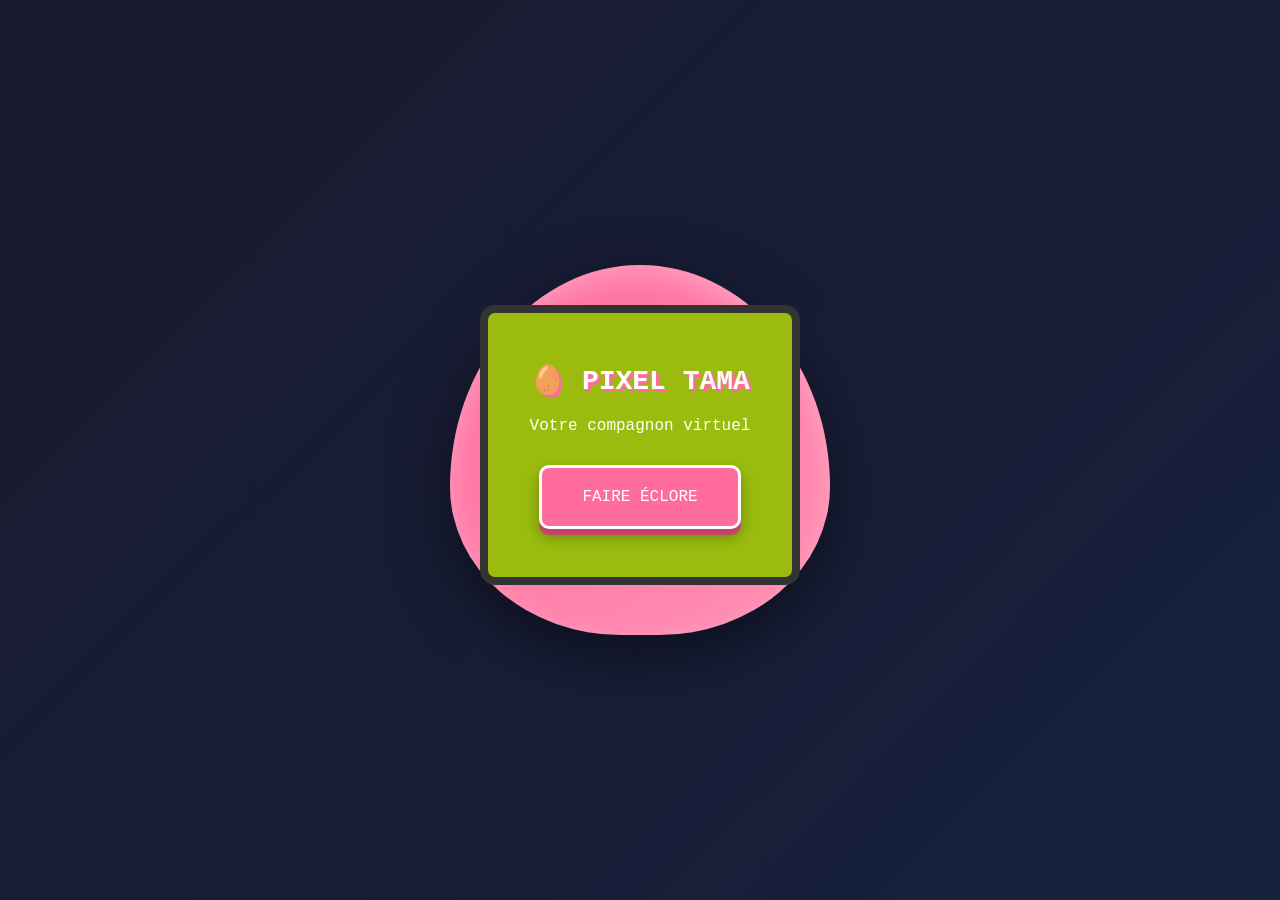
<file: index.html>
<!DOCTYPE html>
<html lang="fr">
<head>
    <meta charset="UTF-8">
    <meta name="viewport" content="width=device-width, initial-scale=1.0">
    <title>Pixel Tamagotchi</title>
    <style>
        * { margin: 0; padding: 0; box-sizing: border-box; }
        body {
            font-family: 'Courier New', monospace;
            background: linear-gradient(135deg, #1a1a2e 0%, #16213e 100%);
            min-height: 100vh;
            display: flex;
            justify-content: center;
            align-items: center;
            color: white;
        }
        .device {
            background: linear-gradient(145deg, #ff6b9d, #ff8fb3);
            border-radius: 50% 50% 45% 45% / 60% 60% 40% 40%;
            padding: 40px 30px 50px;
            width: 380px;
            box-shadow: 0 20px 60px rgba(0,0,0,0.5), inset 0 10px 30px rgba(255,255,255,0.3);
        }
        .screen {
            background: #9bbc0f;
            border: 8px solid #333;
            border-radius: 15px;
            width: 100%;
            height: 280px;
            position: relative;
            overflow: hidden;
        }
        #game-canvas {
            width: 100%;
            height: 100%;
            display: block;
        }
        .stats {
            display: grid;
            grid-template-columns: repeat(5, 1fr);
            gap: 5px;
            margin: 15px 0;
            padding: 10px;
            background: rgba(0,0,0,0.8);
            border-radius: 10px;
        }
        .stat {
            text-align: center;
            font-size: 10px;
        }
        .stat-bar {
            height: 8px;
            background: #333;
            border-radius: 4px;
            margin-top: 3px;
            overflow: hidden;
        }
        .stat-fill {
            height: 100%;
            background: #4aff4a;
            border-radius: 4px;
            transition: width 0.3s;
        }
        .stat-fill.low { background: #ff4a4a; }
        .stat-fill.mid { background: #ffd700; }
        .controls {
            display: grid;
            grid-template-columns: repeat(3, 1fr);
            gap: 10px;
            margin-top: 15px;
        }
        .btn {
            background: linear-gradient(145deg, #f0f0f0, #d0d0d0);
            border: none;
            border-radius: 50%;
            width: 70px;
            height: 70px;
            cursor: pointer;
            font-size: 24px;
            box-shadow: 0 4px 0 #999, 0 6px 10px rgba(0,0,0,0.2);
            transition: all 0.1s;
        }
        .btn:active {
            transform: translateY(4px);
            box-shadow: 0 1px 0 #999, 0 2px 5px rgba(0,0,0,0.2);
        }
        .btn-label {
            font-size: 8px;
            color: #333;
            display: block;
            margin-top: 2px;
        }
        .start-screen {
            text-align: center;
            padding: 50px 20px;
        }
        .start-screen h1 {
            font-size: 28px;
            margin-bottom: 20px;
            text-shadow: 3px 3px 0 #ff6b9d;
        }
        .start-btn {
            background: #ff6b9d;
            color: white;
            border: 3px solid white;
            padding: 20px 40px;
            font-size: 16px;
            font-family: inherit;
            cursor: pointer;
            border-radius: 10px;
            margin-top: 30px;
            box-shadow: 0 6px 0 #c44569, 0 8px 15px rgba(0,0,0,0.3);
        }
        .start-btn:active {
            transform: translateY(4px);
            box-shadow: 0 2px 0 #c44569, 0 4px 8px rgba(0,0,0,0.3);
        }
        .hidden { display: none !important; }
        .info-bar {
            display: flex;
            justify-content: space-between;
            padding: 10px;
            background: rgba(0,0,0,0.8);
            color: white;
            font-size: 10px;
            margin-top: 10px;
            border-radius: 5px;
        }
    </style>
</head>
<body>
    <div class="device">
        <!-- Écran de démarrage -->
        <div id="start-screen" class="screen start-screen">
            <h1>🥚 PIXEL TAMA</h1>
            <p>Votre compagnon virtuel</p>
            <button class="start-btn" onclick="startGame()">FAIRE ÉCLORE</button>
        </div>

        <!-- Écran de jeu -->
        <div id="game-screen" class="screen hidden">
            <canvas id="game-canvas" width="300" height="220"></canvas>
        </div>

        <!-- Stats -->
        <div id="stats-bar" class="stats hidden">
            <div class="stat">❤️<div class="stat-bar"><div id="health" class="stat-fill" style="width:100%"></div></div></div>
            <div class="stat">🍗<div class="stat-bar"><div id="hunger" class="stat-fill" style="width:50%"></div></div></div>
            <div class="stat">😊<div class="stat-bar"><div id="happy" class="stat-fill" style="width:50%"></div></div></div>
            <div class="stat">⚡<div class="stat-bar"><div id="energy" class="stat-fill" style="width:80%"></div></div></div>
            <div class="stat">✨<div class="stat-bar"><div id="clean" class="stat-fill" style="width:100%"></div></div></div>
        </div>

        <!-- Info -->
        <div id="info-bar" class="info-bar hidden">
            <span id="name">Bébé</span>
            <span id="stage">👶 Bébé</span>
            <span id="age">Jour 1</span>
        </div>

        <!-- Contrôles -->
        <div id="controls" class="controls hidden">
            <button class="btn" onclick="feed()">🍗<span class="btn-label">MANGER</span></button>
            <button class="btn" onclick="play()">🎮<span class="btn-label">JOUER</span></button>
            <button class="btn" onclick="toggleSleep()">😴<span class="btn-label">DORMIR</span></button>
            <button class="btn" onclick="clean()">🧹<span class="btn-label">NETTOYER</span></button>
            <button class="btn" onclick="heal()">💊<span class="btn-label">SOIGNER</span></button>
            <button class="btn" onclick="reset()">🔄<span class="btn-label">RESET</span></button>
        </div>
    </div>

<script>
// État du jeu
let state = {
    stage: 'egg', // egg, baby, child, teen, adult
    health: 100,
    hunger: 0,
    happiness: 50,
    energy: 80,
    cleanliness: 100,
    isSleeping: false,
    isSick: false,
    age: 0,
    poop: 0
};

let gameInterval;
let renderInterval;

// Sprites Pixel Art (grilles de couleurs)
const sprites = {
    egg: [
        [0,0,1,1,1,1,0,0],
        [0,1,2,2,2,2,1,0],
        [1,2,3,3,3,3,2,1],
        [1,2,3,3,3,3,2,1],
        [1,2,3,3,3,3,2,1],
        [1,2,2,3,3,2,2,1],
        [0,1,2,2,2,2,1,0],
        [0,0,1,1,1,1,0,0]
    ],
    baby: {
        normal: [
            [0,0,1,1,1,0,0],
            [0,1,2,2,2,1,0],
            [1,2,1,2,1,2,1],
            [1,2,2,2,2,2,1],
            [1,2,2,2,2,2,1],
            [0,1,2,2,2,1,0],
            [0,0,1,1,1,0,0]
        ],
        happy: [
            [0,0,1,1,1,0,0],
            [0,1,2,2,2,1,0],
            [1,2,1,2,1,2,1],
            [1,2,1,2,1,2,1],
            [1,2,2,2,2,2,1],
            [0,1,2,2,2,1,0],
            [0,0,1,1,1,0,0]
        ],
        sleep: [
            [0,0,1,1,1,0,0],
            [0,1,2,2,2,1,0],
            [1,2,2,2,2,2,1],
            [1,2,2,2,2,2,1],
            [1,2,2,2,2,2,1],
            [0,1,2,2,2,1,0],
            [0,0,1,1,1,0,0]
        ]
    },
    child: {
        normal: [
            [0,0,1,1,1,1,0,0],
            [0,1,2,2,2,2,1,0],
            [1,2,1,2,2,1,2,1],
            [1,2,2,2,2,2,2,1],
            [1,2,2,2,2,2,2,1],
            [1,2,2,2,2,2,2,1],
            [0,1,2,2,2,2,1,0],
            [0,0,1,1,1,1,0,0]
        ]
    },
    poop: [
        [0,1,1,0],
        [1,2,2,1],
        [1,2,2,1],
        [0,1,1,0]
    ]
};

// Couleurs
const palette = {
    0: null, // transparent
    1: '#0f380f', // noir
    2: '#8bac0f', // vert clair
    3: '#9bbc0f', // vert très clair
    4: '#306230'  // vert foncé
};

const stageColors = {
    egg: { 2: '#8bac0f', 3: '#9bbc0f' },
    baby: { 2: '#ff6b9d', 3: '#ffb8d0' }, // rose
    child: { 2: '#4aff4a', 3: '#8aff8a' }, // vert
    teen: { 2: '#4a9eff', 3: '#8abeff' }, // bleu
    adult: { 2: '#ffd700', 3: '#ffea70' } // or
};

// Démarrer le jeu
function startGame() {
    document.getElementById('start-screen').classList.add('hidden');
    document.getElementById('game-screen').classList.remove('hidden');
    document.getElementById('stats-bar').classList.remove('hidden');
    document.getElementById('info-bar').classList.remove('hidden');
    document.getElementById('controls').classList.remove('hidden');
    
    state.stage = 'baby';
    state.health = 100;
    state.hunger = 20;
    state.happiness = 70;
    state.energy = 90;
    
    // Démarrer les boucles
    gameInterval = setInterval(updateGame, 1000);
    renderInterval = setInterval(render, 100);
    
    render();
}

// Mise à jour du jeu
function updateGame() {
    if (state.isSleeping) {
        state.energy = Math.min(100, state.energy + 5);
        state.hunger = Math.min(100, state.hunger + 1);
    } else {
        state.hunger = Math.min(100, state.hunger + 2);
        state.happiness = Math.max(0, state.happiness - 1);
        state.energy = Math.max(0, state.energy - 1);
    }
    
    // Caca aléatoire
    if (state.hunger > 50 && Math.random() < 0.1 && state.poop < 4) {
        state.poop++;
        state.cleanliness = Math.max(0, state.cleanliness - 25);
    }
    
    // Maladie
    if (state.poop > 0 && Math.random() < 0.05) {
        state.isSick = true;
        state.health -= 5;
    }
    
    // Évolution
    state.age++;
    if (state.age === 30) state.stage = 'child';
    if (state.age === 60) state.stage = 'teen';
    if (state.age === 120) state.stage = 'adult';
    
    // Mort
    if (state.health <= 0) {
        state.stage = 'dead';
    }
    
    updateUI();
}

// Mise à jour UI
function updateUI() {
    document.getElementById('health').style.width = state.health + '%';
    document.getElementById('hunger').style.width = (100 - state.hunger) + '%';
    document.getElementById('happy').style.width = state.happiness + '%';
    document.getElementById('energy').style.width = state.energy + '%';
    document.getElementById('clean').style.width = state.cleanliness + '%';
    
    // Couleurs des barres
    setBarColor('health', state.health);
    setBarColor('hunger', 100 - state.hunger);
    setBarColor('happy', state.happiness);
    setBarColor('energy', state.energy);
    setBarColor('clean', state.cleanliness);
    
    document.getElementById('stage').textContent = getStageEmoji() + ' ' + getStageName();
    document.getElementById('age').textContent = 'Jour ' + Math.floor(state.age / 10 + 1);
}

function setBarColor(id, value) {
    const bar = document.getElementById(id);
    bar.className = 'stat-fill';
    if (value < 30) bar.classList.add('low');
    else if (value < 60) bar.classList.add('mid');
}

function getStageEmoji() {
    const emojis = { egg: '🥚', baby: '👶', child: '🧒', teen: '👦', adult: '👤', dead: '💀' };
    return emojis[state.stage] || '👶';
}

function getStageName() {
    const names = { egg: 'Oeuf', baby: 'Bébé', child: 'Enfant', teen: 'Ado', adult: 'Adulte', dead: 'Mort' };
    return names[state.stage] || 'Bébé';
}

// Rendu Canvas
function render() {
    const canvas = document.getElementById('game-canvas');
    if (!canvas) return;
    
    const ctx = canvas.getContext('2d');
    
    // Fond
    ctx.fillStyle = state.isSleeping ? '#1a1a2e' : '#9bbc0f';
    ctx.fillRect(0, 0, 300, 220);
    
    if (state.stage === 'dead') {
        ctx.fillStyle = '#fff';
        ctx.font = '60px Arial';
        ctx.textAlign = 'center';
        ctx.fillText('💀', 150, 120);
        ctx.font = '16px Arial';
        ctx.fillText('RIP', 150, 160);
        return;
    }
    
    // Dessiner le sprite
    let sprite;
    if (state.stage === 'egg') {
        sprite = sprites.egg;
    } else if (state.stage === 'baby') {
        sprite = state.isSleeping ? sprites.baby.sleep : 
                 state.happiness > 70 ? sprites.baby.happy : sprites.baby.normal;
    } else {
        sprite = sprites.child.normal;
    }
    
    // Position centrée
    const scale = 16;
    const offsetX = (300 - sprite[0].length * scale) / 2;
    const offsetY = (220 - sprite.length * scale) / 2;
    
    // Animation bounce
    const bounce = state.isSleeping ? 0 : Math.sin(Date.now() / 300) * 5;
    
    // Palette de couleurs selon le stade
    const colors = stageColors[state.stage] || stageColors.baby;
    const localPalette = { ...palette, ...colors };
    
    // Dessiner le sprite pixel par pixel
    for (let y = 0; y < sprite.length; y++) {
        for (let x = 0; x < sprite[y].length; x++) {
            const colorIndex = sprite[y][x];
            if (colorIndex !== 0 && localPalette[colorIndex]) {
                ctx.fillStyle = localPalette[colorIndex];
                ctx.fillRect(
                    offsetX + x * scale,
                    offsetY + y * scale + bounce,
                    scale,
                    scale
                );
            }
        }
    }
    
    // Dessiner les cacas
    const poopScale = 12;
    for (let i = 0; i < state.poop; i++) {
        const poopX = 20 + (i * 30);
        const poopY = 180;
        
        for (let y = 0; y < sprites.poop.length; y++) {
            for (let x = 0; x < sprites.poop[y].length; x++) {
                const colorIndex = sprites.poop[y][x];
                if (colorIndex !== 0) {
                    ctx.fillStyle = palette[colorIndex];
                    ctx.fillRect(poopX + x * poopScale, poopY + y * poopScale, poopScale, poopScale);
                }
            }
        }
    }
    
    // Zzz si dort
    if (state.isSleeping) {
        ctx.fillStyle = '#fff';
        ctx.font = '20px Arial';
        ctx.fillText('Zzz...', 220, 50);
    }
    
    // État
    if (state.isSick) {
        ctx.fillStyle = '#ff4a4a';
        ctx.font = '14px Arial';
        ctx.fillText('🤢 Malade', 150, 30);
    }
}

// Actions
function feed() {
    if (state.isSleeping) return;
    state.hunger = Math.max(0, state.hunger - 30);
    state.happiness = Math.min(100, state.happiness + 5);
    render();
}

function play() {
    if (state.isSleeping || state.energy < 20) return;
    state.happiness = Math.min(100, state.happiness + 20);
    state.energy -= 15;
    state.hunger += 10;
    render();
}

function toggleSleep() {
    state.isSleeping = !state.isSleeping;
    render();
}

function clean() {
    if (state.poop > 0) {
        state.poop = 0;
        state.cleanliness = 100;
        state.happiness += 10;
        render();
    }
}

function heal() {
    if (state.isSick) {
        state.isSick = false;
        state.health = Math.min(100, state.health + 30);
        render();
    }
}

function reset() {
    clearInterval(gameInterval);
    clearInterval(renderInterval);
    location.reload();
}

// Démarrer le rendu initial
render();
</script>
</body>
</html>
</file>
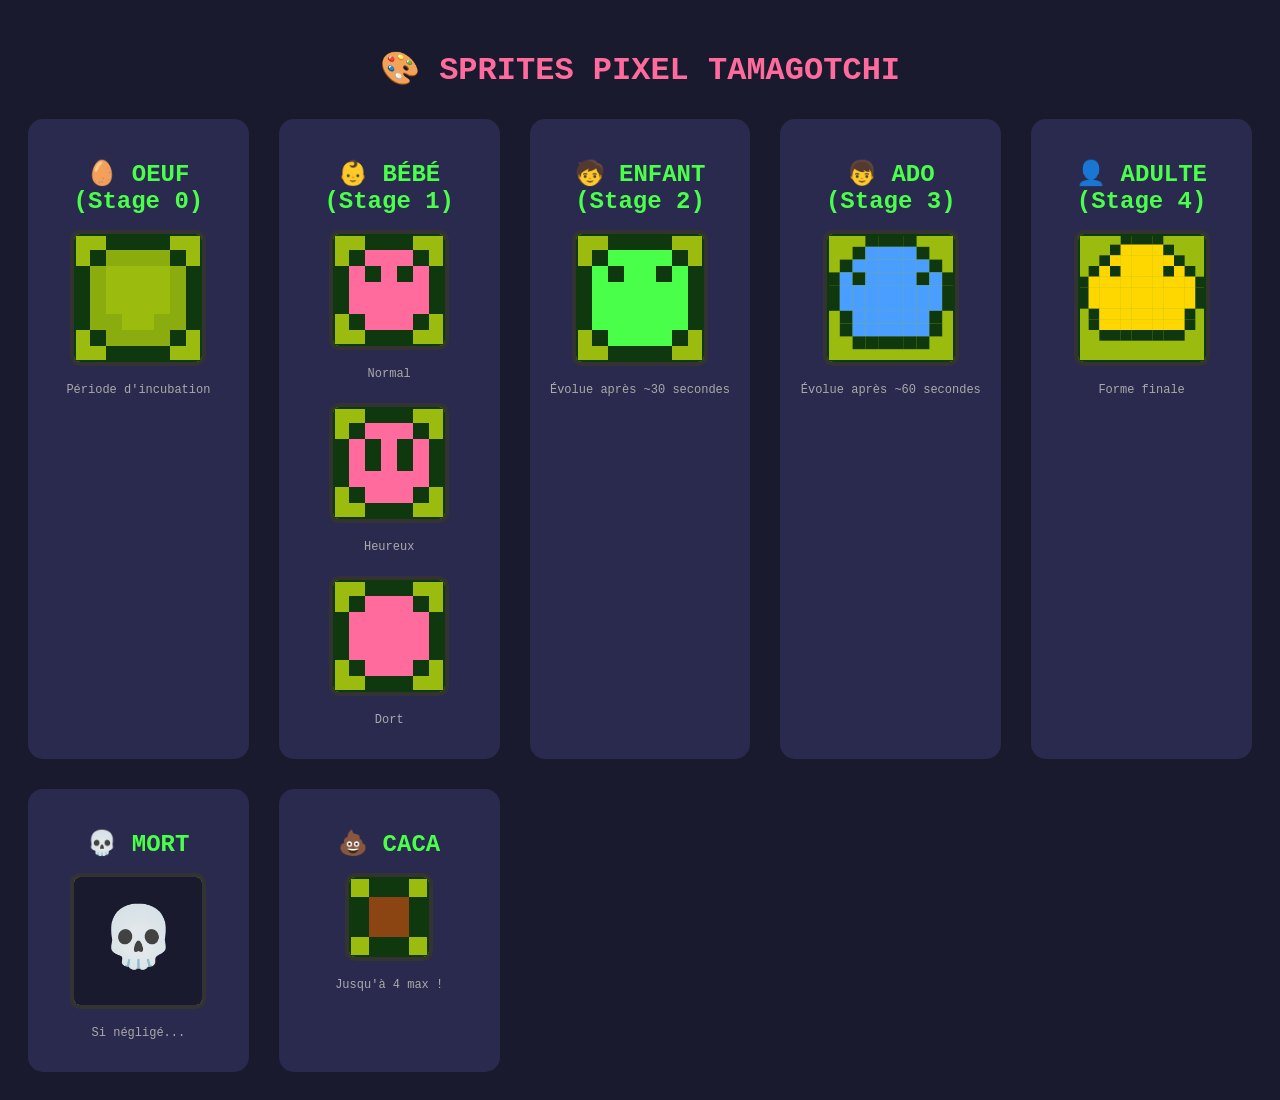
<file: sprites.html>
<!DOCTYPE html>
<html lang="fr">
<head>
    <meta charset="UTF-8">
    <meta name="viewport" content="width=device-width, initial-scale=1.0">
    <title>Sprites Pixel Tamagotchi</title>
    <style>
        body {
            font-family: 'Courier New', monospace;
            background: #1a1a2e;
            color: white;
            padding: 20px;
        }
        h1 { text-align: center; color: #ff6b9d; }
        .sprite-grid {
            display: grid;
            grid-template-columns: repeat(auto-fit, minmax(200px, 1fr));
            gap: 30px;
            margin-top: 30px;
        }
        .sprite-card {
            background: #2a2a4e;
            border-radius: 15px;
            padding: 20px;
            text-align: center;
        }
        .sprite-card h2 {
            color: #4aff4a;
            margin-bottom: 15px;
        }
        canvas {
            border: 4px solid #333;
            border-radius: 10px;
            background: #9bbc0f;
        }
        .states {
            display: flex;
            flex-wrap: wrap;
            justify-content: center;
            gap: 10px;
            margin-top: 10px;
        }
        .state-label {
            font-size: 12px;
            color: #aaa;
        }
    </style>
</head>
<body>
    <h1>🎨 SPRITES PIXEL TAMAGOTCHI</h1>
    
    <div class="sprite-grid">
        <div class="sprite-card">
            <h2>🥚 OEUF (Stage 0)</h2>
            <canvas id="egg" width="128" height="128"></canvas>
            <p class="state-label">Période d'incubation</p>
        </div>
        
        <div class="sprite-card">
            <h2>👶 BÉBÉ (Stage 1)</h2>
            <div class="states">
                <div>
                    <canvas id="baby-normal" width="112" height="112"></canvas>
                    <p class="state-label">Normal</p>
                </div>
                <div>
                    <canvas id="baby-happy" width="112" height="112"></canvas>
                    <p class="state-label">Heureux</p>
                </div>
                <div>
                    <canvas id="baby-sleep" width="112" height="112"></canvas>
                    <p class="state-label">Dort</p>
                </div>
            </div>
        </div>
        
        <div class="sprite-card">
            <h2>🧒 ENFANT (Stage 2)</h2>
            <canvas id="child" width="128" height="128"></canvas>
            <p class="state-label">Évolue après ~30 secondes</p>
        </div>
        
        <div class="sprite-card">
            <h2>👦 ADO (Stage 3)</h2>
            <canvas id="teen" width="128" height="128"></canvas>
            <p class="state-label">Évolue après ~60 secondes</p>
        </div>
        
        <div class="sprite-card">
            <h2>👤 ADULTE (Stage 4)</h2>
            <canvas id="adult" width="128" height="128"></canvas>
            <p class="state-label">Forme finale</p>
        </div>
        
        <div class="sprite-card">
            <h2>💀 MORT</h2>
            <canvas id="dead" width="128" height="128"></canvas>
            <p class="state-label">Si négligé...</p>
        </div>
        
        <div class="sprite-card">
            <h2>💩 CACA</h2>
            <canvas id="poop" width="80" height="80"></canvas>
            <p class="state-label">Jusqu'à 4 max !</p>
        </div>
    </div>

<script>
// Tous les sprites
const sprites = {
    egg: [
        [0,0,1,1,1,1,0,0],
        [0,1,2,2,2,2,1,0],
        [1,2,3,3,3,3,2,1],
        [1,2,3,3,3,3,2,1],
        [1,2,3,3,3,3,2,1],
        [1,2,2,3,3,2,2,1],
        [0,1,2,2,2,2,1,0],
        [0,0,1,1,1,1,0,0]
    ],
    baby: {
        normal: [
            [0,0,1,1,1,0,0],
            [0,1,2,2,2,1,0],
            [1,2,1,2,1,2,1],
            [1,2,2,2,2,2,1],
            [1,2,2,2,2,2,1],
            [0,1,2,2,2,1,0],
            [0,0,1,1,1,0,0]
        ],
        happy: [
            [0,0,1,1,1,0,0],
            [0,1,2,2,2,1,0],
            [1,2,1,2,1,2,1],
            [1,2,1,2,1,2,1],
            [1,2,2,2,2,2,1],
            [0,1,2,2,2,1,0],
            [0,0,1,1,1,0,0]
        ],
        sleep: [
            [0,0,1,1,1,0,0],
            [0,1,2,2,2,1,0],
            [1,2,2,2,2,2,1],
            [1,2,2,2,2,2,1],
            [1,2,2,2,2,2,1],
            [0,1,2,2,2,1,0],
            [0,0,1,1,1,0,0]
        ]
    },
    child: [
        [0,0,1,1,1,1,0,0],
        [0,1,2,2,2,2,1,0],
        [1,2,1,2,2,1,2,1],
        [1,2,2,2,2,2,2,1],
        [1,2,2,2,2,2,2,1],
        [1,2,2,2,2,2,2,1],
        [0,1,2,2,2,2,1,0],
        [0,0,1,1,1,1,0,0]
    ],
    teen: [
        [0,0,0,1,1,1,1,0,0,0],
        [0,0,1,2,2,2,2,1,0,0],
        [0,1,2,2,2,2,2,2,1,0],
        [1,2,1,2,2,2,2,1,2,1],
        [1,2,2,2,2,2,2,2,2,1],
        [1,2,2,2,2,2,2,2,2,1],
        [0,1,2,2,2,2,2,2,1,0],
        [0,1,2,2,2,2,2,2,1,0],
        [0,0,1,1,1,1,1,1,0,0]
    ],
    adult: [
        [0,0,0,0,1,1,1,1,0,0,0,0],
        [0,0,0,1,2,2,2,2,1,0,0,0],
        [0,0,1,2,2,2,2,2,2,1,0,0],
        [0,1,2,1,2,2,2,2,1,2,1,0],
        [1,2,2,2,2,2,2,2,2,2,2,1],
        [1,2,2,2,2,2,2,2,2,2,2,1],
        [1,2,2,2,2,2,2,2,2,2,2,1],
        [0,1,2,2,2,2,2,2,2,2,1,0],
        [0,1,2,2,2,2,2,2,2,2,1,0],
        [0,0,1,1,1,1,1,1,1,1,0,0]
    ],
    poop: [
        [0,1,1,0],
        [1,2,2,1],
        [1,2,2,1],
        [0,1,1,0]
    ]
};

const palette = {
    0: null,
    1: '#0f380f',
    2: '#8bac0f',
    3: '#9bbc0f'
};

const stageColors = {
    egg: { 2: '#8bac0f', 3: '#9bbc0f' },
    baby: { 2: '#ff6b9d', 3: '#ffb8d0' },
    child: { 2: '#4aff4a', 3: '#8aff8a' },
    teen: { 2: '#4a9eff', 3: '#8abeff' },
    adult: { 2: '#ffd700', 3: '#ffea70' },
    poop: { 2: '#8b4513', 3: '#a0522d' },
    dead: { 2: '#888888', 3: '#aaaaaa' }
};

function drawSprite(canvasId, sprite, colorKey) {
    const canvas = document.getElementById(canvasId);
    if (!canvas) return;
    
    const ctx = canvas.getContext('2d');
    const scale = canvas.width / sprite[0].length;
    
    // Fond
    ctx.fillStyle = '#9bbc0f';
    ctx.fillRect(0, 0, canvas.width, canvas.height);
    
    // Palette locale
    const localPalette = { ...palette, ...(stageColors[colorKey] || {}) };
    
    // Dessiner sprite
    for (let y = 0; y < sprite.length; y++) {
        for (let x = 0; x < sprite[y].length; x++) {
            const colorIndex = sprite[y][x];
            if (colorIndex !== 0 && localPalette[colorIndex]) {
                ctx.fillStyle = localPalette[colorIndex];
                ctx.fillRect(x * scale, y * scale, scale, scale);
            }
        }
    }
    
    // Bordure
    ctx.strokeStyle = '#0f380f';
    ctx.lineWidth = 4;
    ctx.strokeRect(0, 0, canvas.width, canvas.height);
}

// Dessiner tous les sprites
drawSprite('egg', sprites.egg, 'egg');
drawSprite('baby-normal', sprites.baby.normal, 'baby');
drawSprite('baby-happy', sprites.baby.happy, 'baby');
drawSprite('baby-sleep', sprites.baby.sleep, 'baby');
drawSprite('child', sprites.child, 'child');
drawSprite('teen', sprites.teen, 'teen');
drawSprite('adult', sprites.adult, 'adult');
drawSprite('poop', sprites.poop, 'poop');

// Dead = emoji
document.addEventListener('DOMContentLoaded', () => {
    const deadCanvas = document.getElementById('dead');
    if (deadCanvas) {
        const ctx = deadCanvas.getContext('2d');
        ctx.fillStyle = '#1a1a2e';
        ctx.fillRect(0, 0, 128, 128);
        ctx.font = '60px Arial';
        ctx.textAlign = 'center';
        ctx.fillText('💀', 64, 80);
    }
});
</script>
</body>
</html>
</file>
